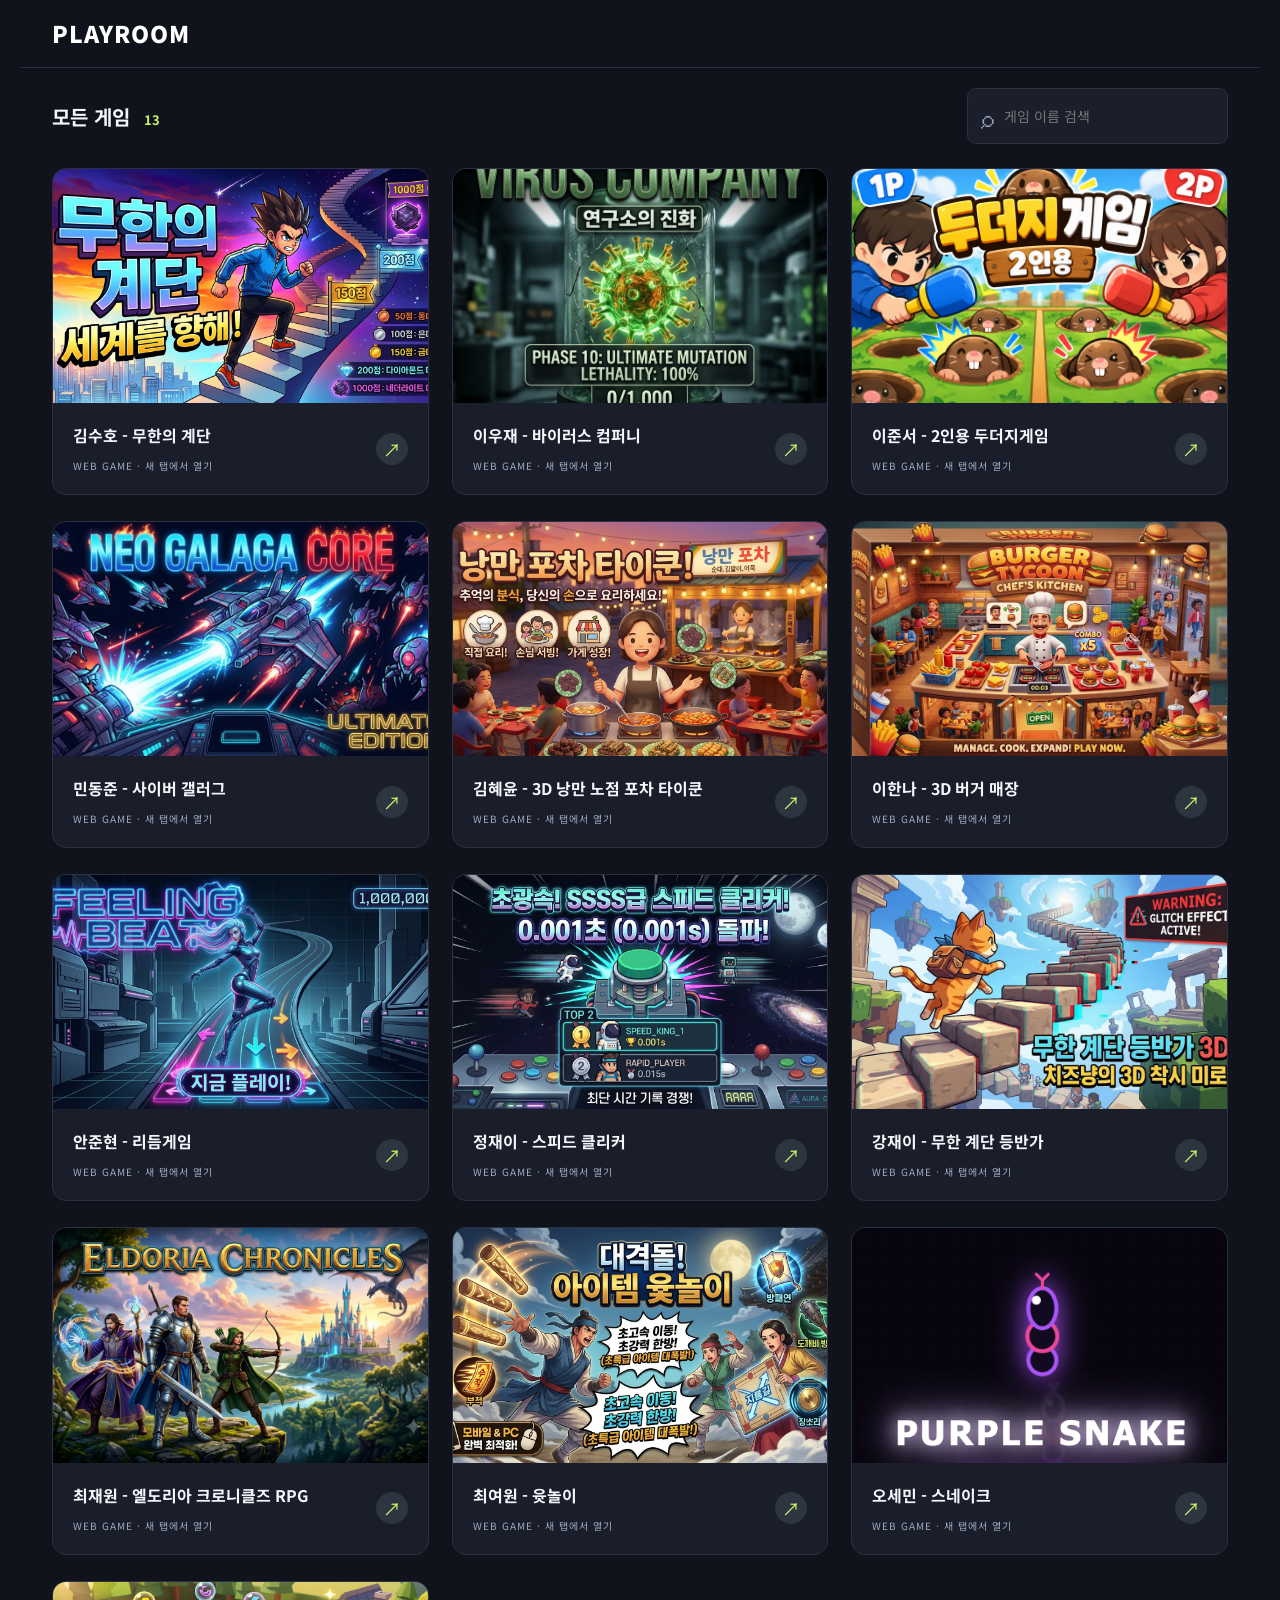
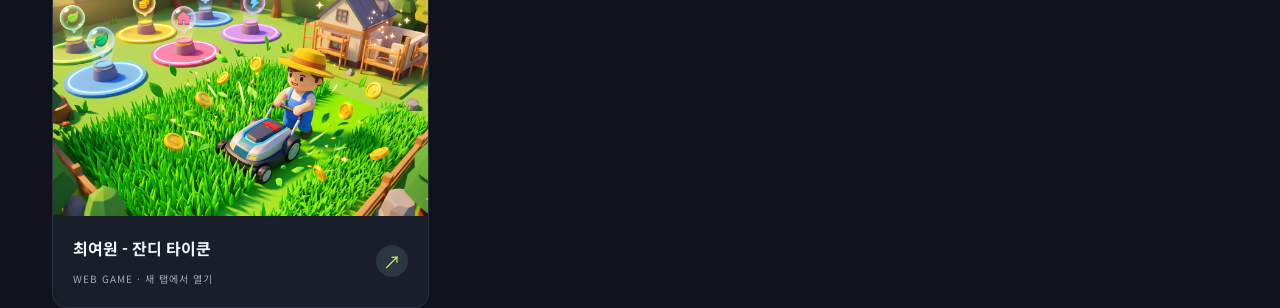
<file: index.html>
<!doctype html>
<html lang="ko">
<head><meta charset="utf-8"><meta name="viewport" content="width=device-width,initial-scale=1"><meta name="theme-color" content="#10131b"><meta name="description" content="좋아하는 웹 게임을 한곳에서 만나세요."><title>PLAYROOM · 나의 게임 아케이드</title><link rel="stylesheet" href="style.css?v=2"><script src="app.js?v=2" defer></script></head>
<body>
<header><h1 class="site-title"><a class="brand" href="./">PLAYROOM</a></h1></header>
<main>
<section class="collection"><div class="collection-top"><h2>모든 게임 <span id="count">0</span></h2><label class="search"><span aria-hidden="true">⌕</span><input id="search" type="search" placeholder="게임 이름 검색" aria-label="게임 이름 검색"></label></div><div id="grid" class="grid"></div><div id="empty" hidden class="empty"><h3>게임을 찾을 수 없어요</h3><p>다른 게임 이름으로 검색해 보세요.</p></div></section>
<p id="status" role="status" aria-live="polite"></p>
</main>
</body></html>
</file>
<file: style.css>
@import url('https://fonts.googleapis.com/css2?family=Noto+Sans+KR:wght@400;500;600;700;800;900&display=swap');
:root{color-scheme:dark;--bg:#10131b;--panel:#1a1f2c;--muted:#a2aabf;--line:#2b3140;--accent:#c9f46b}*{box-sizing:border-box}body{margin:0;background:var(--bg);color:#f4f6fc;font:14px 'Noto Sans KR',system-ui,sans-serif}button,input,.button{font:inherit}button,.button{border:1px solid #3a4355;background:#242b3b;color:#eef2fa;padding:10px 15px;border-radius:9px;cursor:pointer;text-decoration:none;display:inline-flex;align-items:center;justify-content:center;gap:6px}button:hover,.button:hover{background:#354059}button:disabled{opacity:.35;cursor:default}button.primary{background:var(--accent);border-color:var(--accent);color:#18220b;font-weight:800}button:focus-visible,a:focus-visible,input:focus-visible,.button:focus-within{outline:3px solid var(--accent);outline-offset:4px}header{height:68px;max-width:1240px;margin:auto;padding:0 32px;display:flex;justify-content:space-between;align-items:center;border-bottom:1px solid var(--line)}.brand{color:#fff;text-decoration:none;font-size:23px;letter-spacing:1px;font-weight:900;display:flex;align-items:center;gap:10px}main{max-width:1240px;padding:0 32px;margin:auto}.site-title{margin:0;line-height:1;white-space:nowrap}.collection{padding-top:20px}.collection-top{display:flex;align-items:center;justify-content:space-between;margin-bottom:24px}h2{font-size:20px;margin:0}#count{font-size:13px;color:var(--accent);margin-left:8px}.search{display:flex;align-items:center;gap:10px;padding:9px 13px;background:#1a1f2b;border:1px solid var(--line);border-radius:9px}.search span{font-size:25px;color:var(--muted)}input{background:#111620;color:#fff;border:1px solid #3a4355;border-radius:8px;padding:12px;min-width:0}.search input{border:0;background:none;padding:0;width:210px}.grid{display:grid;grid-template-columns:repeat(3,minmax(0,1fr));gap:26px 23px}.card{border:1px solid var(--line);border-radius:14px;overflow:hidden;background:#191e2a;transition:transform .2s,border-color .2s}.card:hover{transform:translateY(-4px);border-color:#778554}.game-link{display:block;color:inherit;text-decoration:none}.thumb{width:100%;aspect-ratio:16/10;display:block;object-fit:cover;background:#242b3a}.card-body{padding:20px;display:flex;justify-content:space-between;align-items:center;gap:12px}.card h3{font-size:16px;margin:0 0 7px;overflow-wrap:anywhere}.card small{color:var(--muted);font-size:10px;letter-spacing:1px}.launch{width:32px;height:32px;display:grid;place-items:center;background:#2c3540;color:var(--accent);border-radius:50%;font-size:18px;flex-shrink:0}.card-actions{border-top:1px solid var(--line);padding:12px;display:flex;gap:6px;flex-wrap:wrap}.card-actions button{padding:7px 10px;font-size:12px}.card-actions .delete{margin-left:auto;color:#ffb8b8}.empty{text-align:center;padding:65px 0;color:var(--muted)}#adminPanel{background:#1b2330;border:1px solid #455039;border-radius:13px;padding:24px;margin:20px 0}.panel-heading{display:flex;justify-content:space-between;align-items:center;gap:16px}.panel-heading p,.note{font-size:12px;color:var(--muted);line-height:1.8}.tools{display:flex;gap:8px;flex-wrap:wrap;margin-top:15px}#status{min-height:24px;color:var(--accent);font-size:12px;padding:18px 0}dialog{border:1px solid #444f61;border-radius:18px;background:#1b2230;color:#fff;padding:28px;width:min(500px,calc(100% - 28px));max-height:90vh}dialog::backdrop{background:#060a12c9;backdrop-filter:blur(5px)}.dialog-top{display:flex;justify-content:space-between;align-items:center;margin-bottom:20px}form>label{display:flex;flex-direction:column;gap:8px;margin:18px 0;font-size:13px}#imagePreview{width:100%;max-height:190px;object-fit:contain;border-radius:9px;background:#121721;margin-bottom:12px}.dialog-actions{display:flex;justify-content:flex-end;gap:8px;margin-top:22px}#formError{color:#ffaaaa;font-size:12px} [hidden]{display:none!important}@media(max-width:850px){.grid{grid-template-columns:repeat(2,minmax(0,1fr))}}@media(max-width:540px){header{height:60px;padding:0 20px}main{padding:0 20px}.brand{font-size:19px}header button{font-size:12px;padding:9px}.collection-top{align-items:stretch;gap:17px;flex-direction:column}.search input{width:100%}.grid{grid-template-columns:1fr;gap:20px}.panel-heading{align-items:flex-start;flex-direction:column}}
@media(prefers-reduced-motion:reduce){.card{transition:none}.card:hover{transform:none}}

#status:empty{display:none}
</file>
